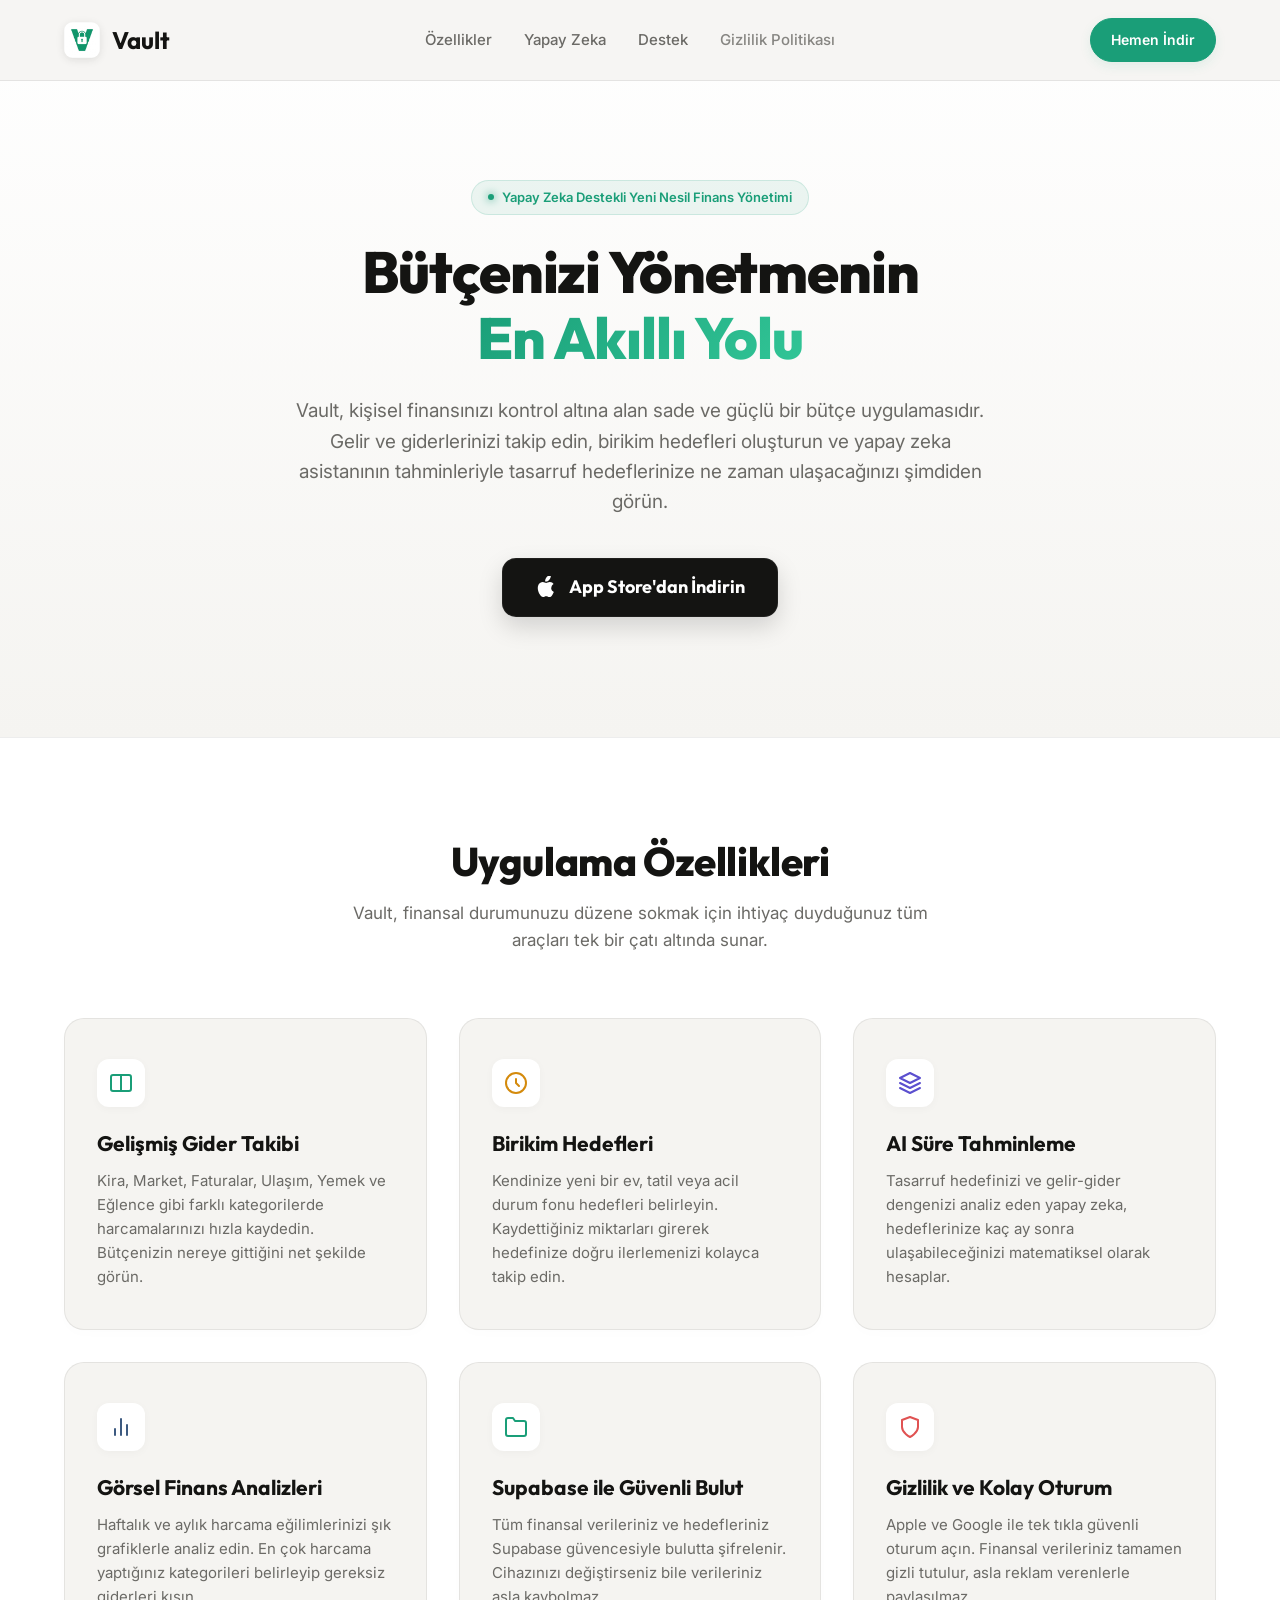
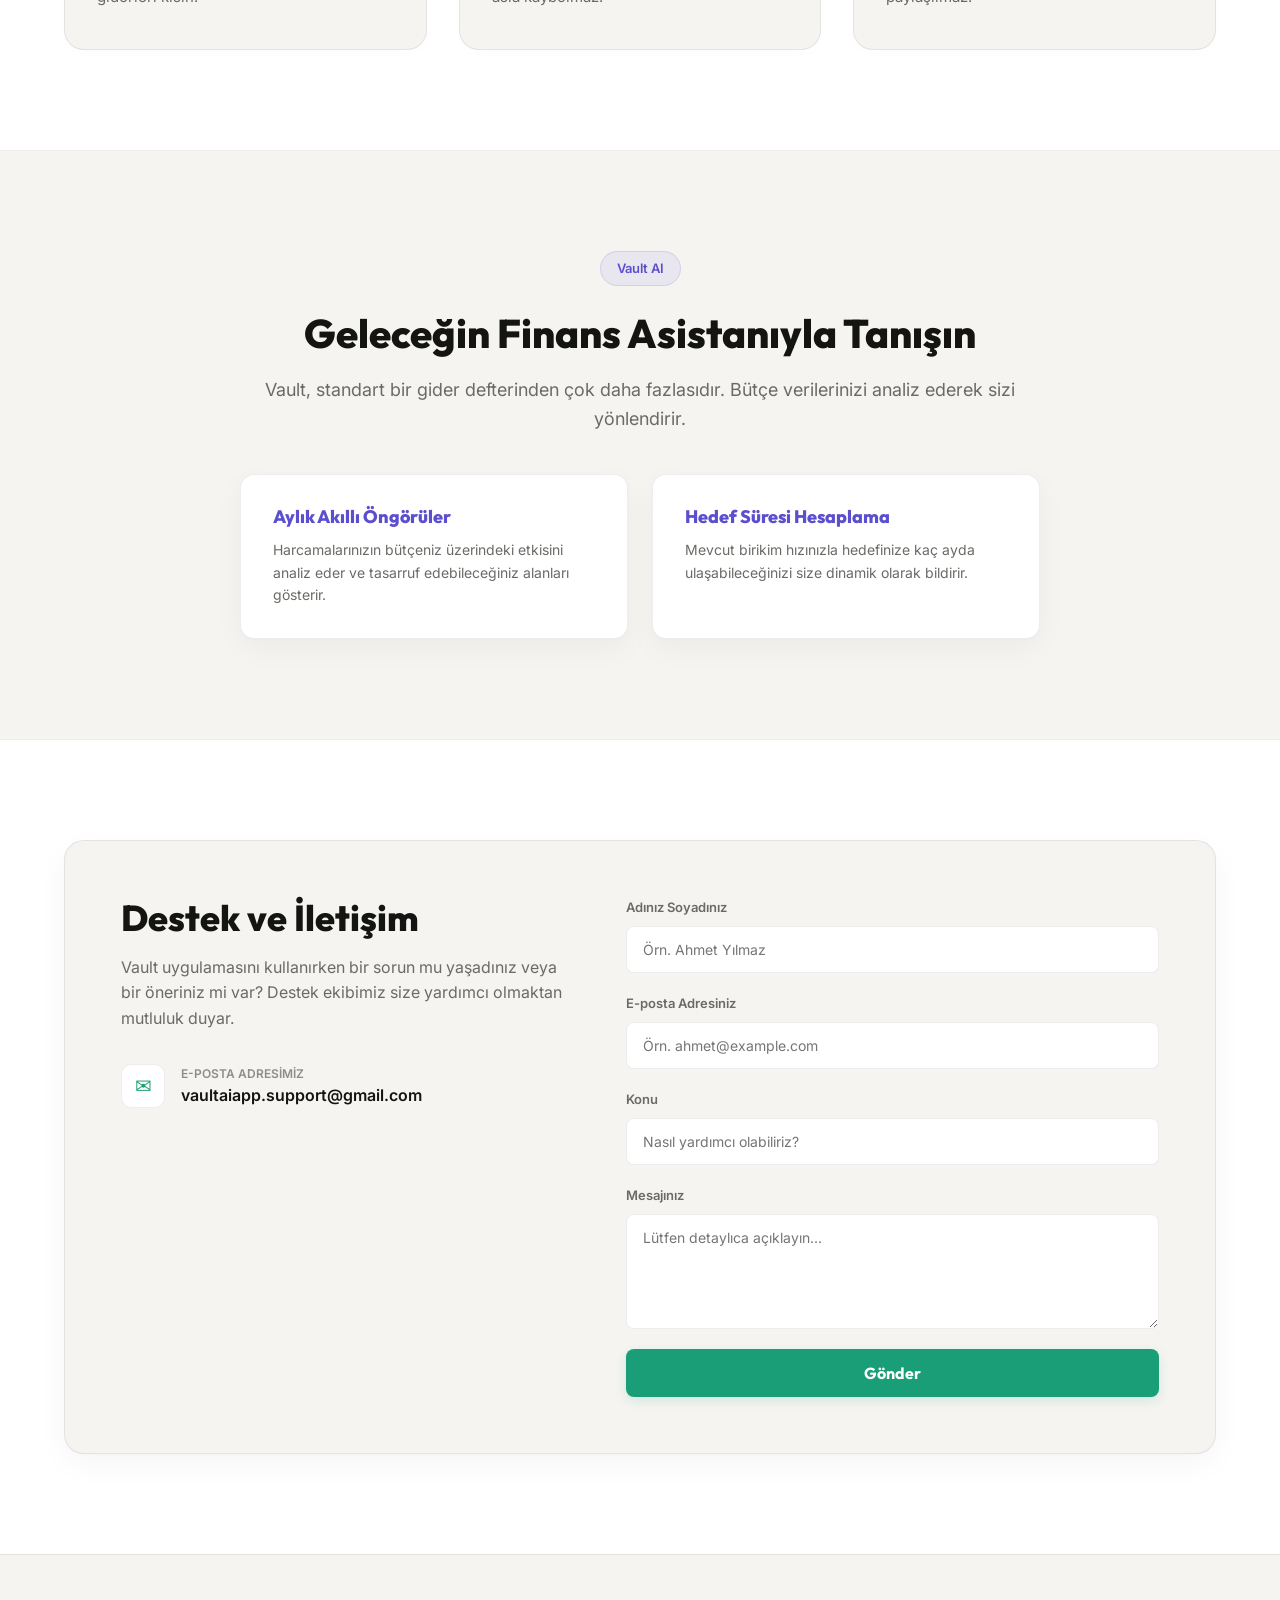
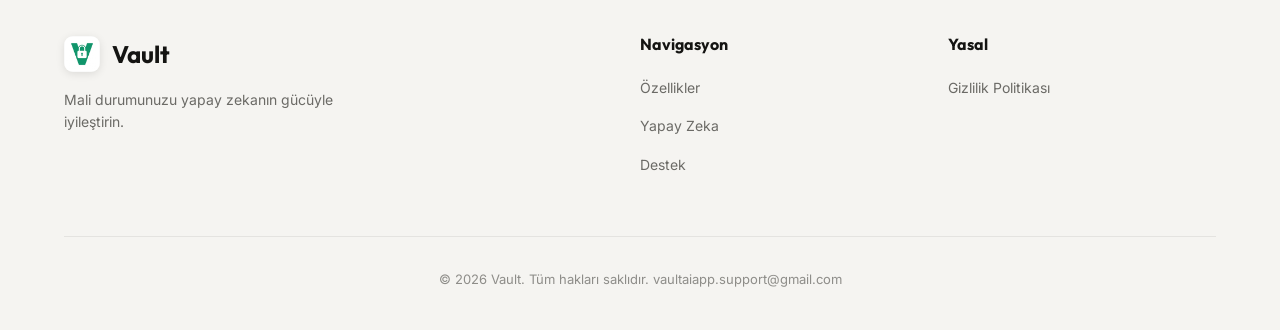
<file: index.html>
<!DOCTYPE html>
<html lang="tr">
<head>
    <meta charset="UTF-8">
    <meta name="viewport" content="width=device-width, initial-scale=1.0">
    <title>Vault - Akıllı Bütçe, Tasarruf ve Yapay Zeka Destekli Finans Asistanı</title>
    <meta name="description" content="Vault ile gelir ve giderlerinizi akıllıca yönetin, finansal hedeflerinize ulaşmak için yapay zeka destekli öngörüler alın. App Store'dan hemen indirin.">
    
    <!-- Open Graph / Facebook -->
    <meta property="og:type" content="website">
    <meta property="og:title" content="Vault - Akıllı Bütçe ve Finans Asistanı">
    <meta property="og:description" content="Gelir ve giderlerinizi akıllıca yönetin, yapay zeka destekli öngörülerle tasarruf hedeflerinize ulaşın.">
    <meta property="og:image" content="icons/icon-512.webp">

    <!-- Twitter -->
    <meta property="twitter:card" content="summary_large_image">
    <meta property="twitter:title" content="Vault - Akıllı Bütçe ve Finans Asistanı">
    <meta property="twitter:description" content="Gelir ve giderlerinizi akıllıca yönetin, yapay zeka destekli öngörülerle tasarruf hedeflerinize ulaşın.">

    <!-- Google Fonts -->
    <link rel="preconnect" href="https://fonts.googleapis.com">
    <link rel="preconnect" href="https://fonts.gstatic.com" crossorigin>
    <link href="https://fonts.googleapis.com/css2?family=Inter:wght@300;400;500;600;700&family=Outfit:wght@400;500;600;700;800&display=swap" rel="stylesheet">
    
    <!-- Stylesheet -->
    <link rel="stylesheet" href="style.css">
</head>
<body>
    <!-- Header / Navbar -->
    <header class="header">
        <div class="container navbar">
            <a href="#" class="logo" id="nav-logo">
                <img src="icons/icon-128.webp" alt="Vault Logo" class="logo-img">
                <span>Vault</span>
            </a>
            <nav class="nav-links">
                <a href="#features">Özellikler</a>
                <a href="#ai-insights">Yapay Zeka</a>
                <a href="#support">Destek</a>
                <a href="privacy.html" class="nav-secondary">Gizlilik Politikası</a>
            </nav>
            <div class="nav-cta">
                <a href="#download" class="btn-nav">Hemen İndir</a>
            </div>
            <button class="mobile-menu-toggle" id="menu-toggle" aria-label="Menüyü Aç">
                <span></span>
                <span></span>
                <span></span>
            </button>
        </div>
    </header>

    <!-- Mobile Nav Overlay -->
    <div class="mobile-nav" id="mobile-nav">
        <a href="#features" class="mobile-nav-link">Özellikler</a>
        <a href="#ai-insights" class="mobile-nav-link">Yapay Zeka</a>
        <a href="#support" class="mobile-nav-link">Destek</a>
        <a href="privacy.html" class="mobile-nav-link">Gizlilik Politikası</a>
        <a href="#download" class="btn-download-mobile">App Store'dan İndir</a>
    </div>

    <!-- Hero Section -->
    <section class="hero-section" id="home">
        <div class="container hero-container-narrow text-center">
            <div class="badge">
                <span class="badge-dot"></span>
                <span>Yapay Zeka Destekli Yeni Nesil Finans Yönetimi</span>
            </div>
            <h1>Bütçenizi Yönetmenin <br><span class="gradient-text">En Akıllı Yolu</span></h1>
            <p class="hero-lead">
                Vault, kişisel finansınızı kontrol altına alan sade ve güçlü bir bütçe uygulamasıdır. Gelir ve giderlerinizi takip edin, birikim hedefleri oluşturun ve yapay zeka asistanının tahminleriyle tasarruf hedeflerinize ne zaman ulaşacağınızı şimdiden görün.
            </p>
            <div class="hero-actions" id="download">
                <!-- App Store Button (Correct Apple Logo SVG) -->
                <a href="https://apps.apple.com/app/id6782376703" class="app-store-btn" target="_blank" rel="noopener noreferrer">
                    <svg class="apple-logo" viewBox="0 0 384 512" width="22" height="22" fill="currentColor">
                        <path d="M318.7 268.7c-.2-36.7 16.4-64.4 50-84.8-18.8-26.9-47.2-41.7-84.7-44.6-35.5-2.8-74.3 20.7-88.5 20.7-15 0-48-20.7-77.5-20.7-39.3 0-78 22-98.3 57.5-41.2 71.6-10.6 177.3 29.5 235 19.5 28 42.5 59.8 73 59.8 28.8 0 39.8-17.5 74.7-17.5s44.8 17.5 74.7 17.5c31 0 51.5-28.7 70.8-56.8 22.4-32.5 31.8-64 32.2-65.7-.8-.4-62.6-24-62.8-95.8zm-50.2-181.8c25.9-30.7 41.8-70.3 35-110.3-33.8 2.5-75 23.5-98.2 51-20.5 24-38.6 63.8-32.3 102.8 37.8 3 76.5-12.8 95.5-43.5z"/>
                    </svg>
                    <span class="btn-maintext">App Store'dan İndirin</span>
                </a>
            </div>
        </div>
    </section>

    <!-- App Features Section -->
    <section class="features-section" id="features">
        <div class="container">
            <div class="section-header text-center">
                <h2>Uygulama Özellikleri</h2>
                <p>Vault, finansal durumunuzu düzene sokmak için ihtiyaç duyduğunuz tüm araçları tek bir çatı altında sunar.</p>
            </div>
            
            <div class="features-grid">
                <!-- Feature 1: Akıllı Bütçe -->
                <div class="feature-card">
                    <div class="feature-icon text-primary">
                        <svg viewBox="0 0 24 24" width="24" height="24" stroke="currentColor" stroke-width="2" fill="none" stroke-linecap="round" stroke-linejoin="round"><rect x="2" y="4" width="20" height="16" rx="2" ry="2"></rect><line x1="12" y1="20" x2="12" y2="4"></line></svg>
                    </div>
                    <h3>Gelişmiş Gider Takibi</h3>
                    <p>Kira, Market, Faturalar, Ulaşım, Yemek ve Eğlence gibi farklı kategorilerde harcamalarınızı hızla kaydedin. Bütçenizin nereye gittiğini net şekilde görün.</p>
                </div>
                
                <!-- Feature 2: Tasarruf Hedefleri -->
                <div class="feature-card">
                    <div class="feature-icon text-orange">
                        <svg viewBox="0 0 24 24" width="24" height="24" stroke="currentColor" stroke-width="2" fill="none" stroke-linecap="round" stroke-linejoin="round"><circle cx="12" cy="12" r="10"></circle><path d="M12 8v4l3 3"></path></svg>
                    </div>
                    <h3>Birikim Hedefleri</h3>
                    <p>Kendinize yeni bir ev, tatil veya acil durum fonu hedefleri belirleyin. Kaydettiğiniz miktarları girerek hedefinize doğru ilerlemenizi kolayca takip edin.</p>
                </div>
                
                <!-- Feature 3: Yapay Zeka Asistanı -->
                <div class="feature-card">
                    <div class="feature-icon text-purple">
                        <svg viewBox="0 0 24 24" width="24" height="24" stroke="currentColor" stroke-width="2" fill="none" stroke-linecap="round" stroke-linejoin="round"><polygon points="12 2 2 7 12 12 22 7 12 2"></polygon><polyline points="2 17 12 22 22 17"></polyline><polyline points="2 12 12 17 22 12"></polyline></svg>
                    </div>
                    <h3>AI Süre Tahminleme</h3>
                    <p>Tasarruf hedefinizi ve gelir-gider dengenizi analiz eden yapay zeka, hedeflerinize kaç ay sonra ulaşabileceğinizi matematiksel olarak hesaplar.</p>
                </div>

                <!-- Feature 4: Detaylı Raporlar -->
                <div class="feature-card">
                    <div class="feature-icon text-blue">
                        <svg viewBox="0 0 24 24" width="24" height="24" stroke="currentColor" stroke-width="2" fill="none" stroke-linecap="round" stroke-linejoin="round"><line x1="18" y1="20" x2="18" y2="10"></line><line x1="12" y1="20" x2="12" y2="4"></line><line x1="6" y1="20" x2="6" y2="14"></line></svg>
                    </div>
                    <h3>Görsel Finans Analizleri</h3>
                    <p>Haftalık ve aylık harcama eğilimlerinizi şık grafiklerle analiz edin. En çok harcama yaptığınız kategorileri belirleyip gereksiz giderleri kısın.</p>
                </div>

                <!-- Feature 5: Bulut Eşitleme -->
                <div class="feature-card">
                    <div class="feature-icon text-primary">
                        <svg viewBox="0 0 24 24" width="24" height="24" stroke="currentColor" stroke-width="2" fill="none" stroke-linecap="round" stroke-linejoin="round"><path d="M22 19a2 2 0 0 1-2 2H4a2 2 0 0 1-2-2V5a2 2 0 0 1 2-2h5l2 3h9a2 2 0 0 1 2 2z"></path></svg>
                    </div>
                    <h3>Supabase ile Güvenli Bulut</h3>
                    <p>Tüm finansal verileriniz ve hedefleriniz Supabase güvencesiyle bulutta şifrelenir. Cihazınızı değiştirseniz bile verileriniz asla kaybolmaz.</p>
                </div>

                <!-- Feature 6: Hızlı ve Kolay Giriş -->
                <div class="feature-card">
                    <div class="feature-icon text-red">
                        <svg viewBox="0 0 24 24" width="24" height="24" stroke="currentColor" stroke-width="2" fill="none" stroke-linecap="round" stroke-linejoin="round"><path d="M12 22s8-4 8-10V5l-8-3-8 3v7c0 6 8 10 8 10z"></path></svg>
                    </div>
                    <h3>Gizlilik ve Kolay Oturum</h3>
                    <p>Apple ve Google ile tek tıkla güvenli oturum açın. Finansal verileriniz tamamen gizli tutulur, asla reklam verenlerle paylaşılmaz.</p>
                </div>
            </div>
        </div>
    </section>

    <!-- AI & Insights Highlight Section -->
    <section class="ai-section" id="ai-insights">
        <div class="container ai-grid-text">
            <div class="ai-highlight-text text-center">
                <div class="badge badge-ai">
                    <span>Vault AI</span>
                </div>
                <h2>Geleceğin Finans Asistanıyla Tanışın</h2>
                <p class="ai-lead">
                    Vault, standart bir gider defterinden çok daha fazlasıdır. Bütçe verilerinizi analiz ederek sizi yönlendirir.
                </p>
                <div class="ai-info-cards">
                    <div class="ai-info-box">
                        <h4>Aylık Akıllı Öngörüler</h4>
                        <p>Harcamalarınızın bütçeniz üzerindeki etkisini analiz eder ve tasarruf edebileceğiniz alanları gösterir.</p>
                    </div>
                    <div class="ai-info-box">
                        <h4>Hedef Süresi Hesaplama</h4>
                        <p>Mevcut birikim hızınızla hedefinize kaç ayda ulaşabileceğinizi size dinamik olarak bildirir.</p>
                    </div>
                </div>
            </div>
        </div>
    </section>

    <!-- Support / Contact Section -->
    <section class="support-section" id="support">
        <div class="container">
            <div class="support-box">
                <div class="support-info">
                    <h2>Destek ve İletişim</h2>
                    <p>Vault uygulamasını kullanırken bir sorun mu yaşadınız veya bir öneriniz mi var? Destek ekibimiz size yardımcı olmaktan mutluluk duyar.</p>
                    <div class="contact-details">
                        <div class="contact-item">
                            <span class="contact-icon">✉</span>
                            <div>
                                <span class="contact-label">E-posta Adresimiz</span>
                                <a href="mailto:vaultaiapp.support@gmail.com" class="contact-link">vaultaiapp.support@gmail.com</a>
                            </div>
                        </div>
                    </div>
                </div>
                <div class="support-form-container">
                    <form id="contact-form" class="support-form">
                        <div class="form-group">
                            <label for="name">Adınız Soyadınız</label>
                            <input type="text" id="name" required placeholder="Örn. Ahmet Yılmaz">
                        </div>
                        <div class="form-group">
                            <label for="email">E-posta Adresiniz</label>
                            <input type="email" id="email" required placeholder="Örn. ahmet@example.com">
                        </div>
                        <div class="form-group">
                            <label for="subject">Konu</label>
                            <input type="text" id="subject" required placeholder="Nasıl yardımcı olabiliriz?">
                        </div>
                        <div class="form-group">
                            <label for="message">Mesajınız</label>
                            <textarea id="message" required rows="5" placeholder="Lütfen detaylıca açıklayın..."></textarea>
                        </div>
                        <button type="submit" class="btn-submit" id="submit-btn">Gönder</button>
                    </form>
                    <div id="form-success" class="form-success-message" style="display: none;">
                        <span class="success-icon">✓</span>
                        <h3>Mesajınız Alındı!</h3>
                        <p>Bizimle iletişime geçtiğiniz için teşekkür ederiz. Destek ekibimiz en kısa sürede (genellikle 24 saat içinde) size geri dönüş yapacaktır.</p>
                    </div>
                </div>
            </div>
        </div>
    </section>

    <!-- Footer -->
    <footer class="footer">
        <div class="container">
            <div class="footer-grid">
                <div class="footer-brand">
                    <div class="logo">
                        <img src="icons/icon-128.webp" alt="Vault Logo" class="logo-img">
                        <span>Vault</span>
                    </div>
                    <p>Mali durumunuzu yapay zekanın gücüyle iyileştirin.</p>
                </div>
                <div class="footer-links">
                    <h4>Navigasyon</h4>
                    <a href="#features">Özellikler</a>
                    <a href="#ai-insights">Yapay Zeka</a>
                    <a href="#support">Destek</a>
                </div>
                <div class="footer-links">
                    <h4>Yasal</h4>
                    <a href="privacy.html">Gizlilik Politikası</a>
                </div>
            </div>
            <div class="footer-bottom">
                <p>&copy; 2026 Vault. Tüm hakları saklıdır. vaultaiapp.support@gmail.com</p>
            </div>
        </div>
    </footer>

    <!-- Script -->
    <script src="script.js"></script>
</body>
</html>
</file>
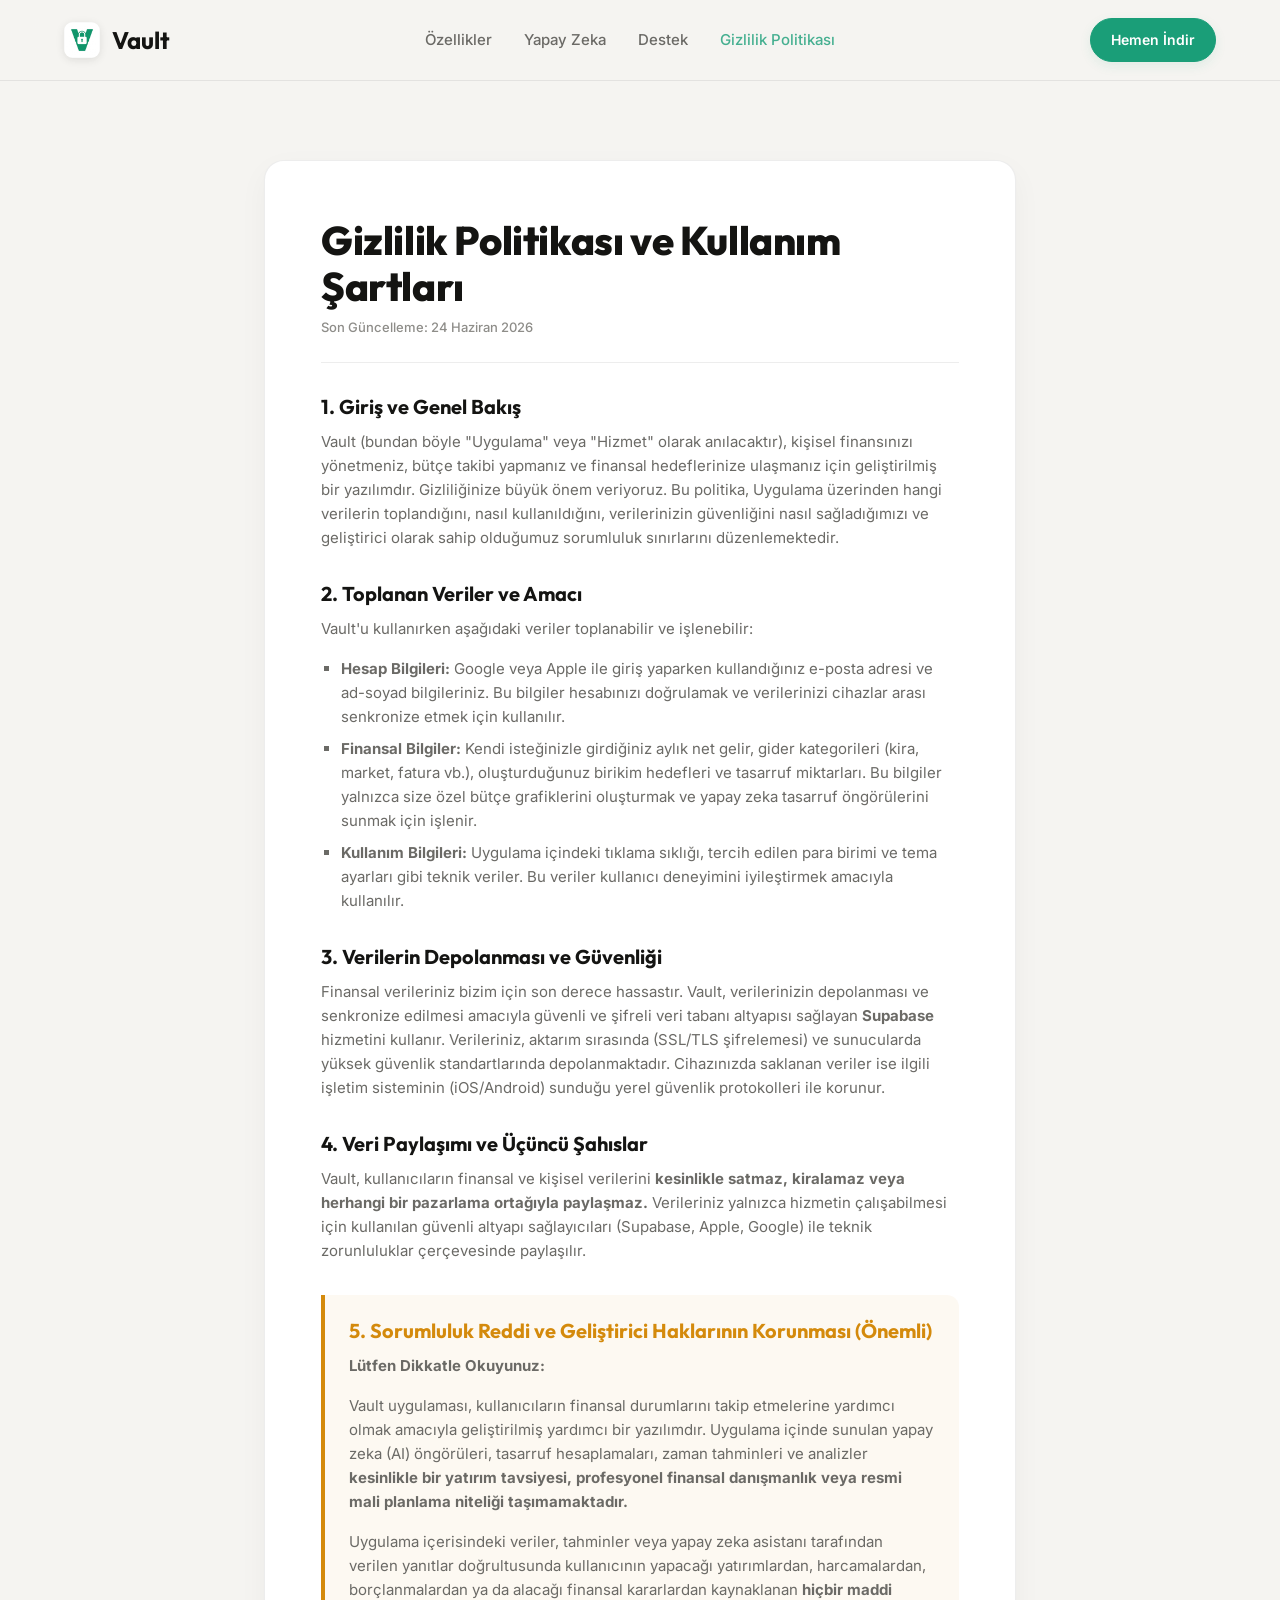
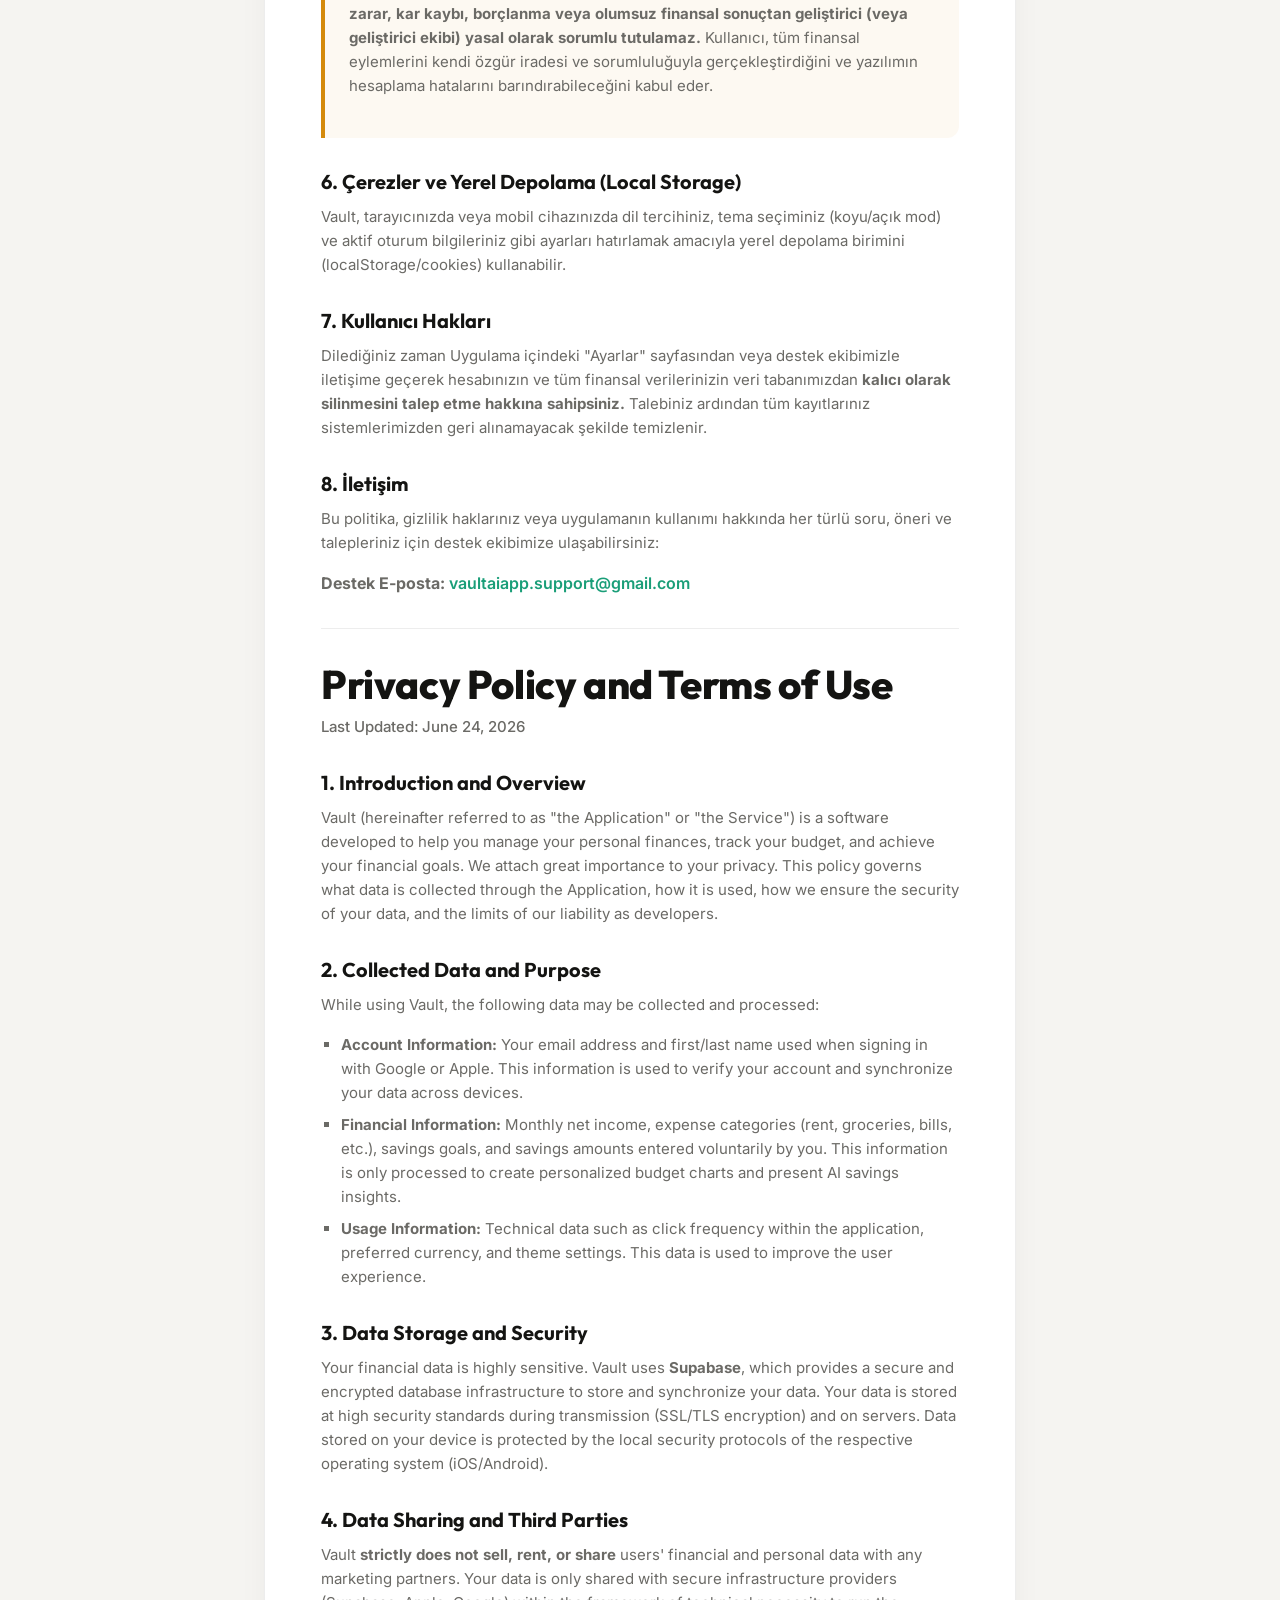
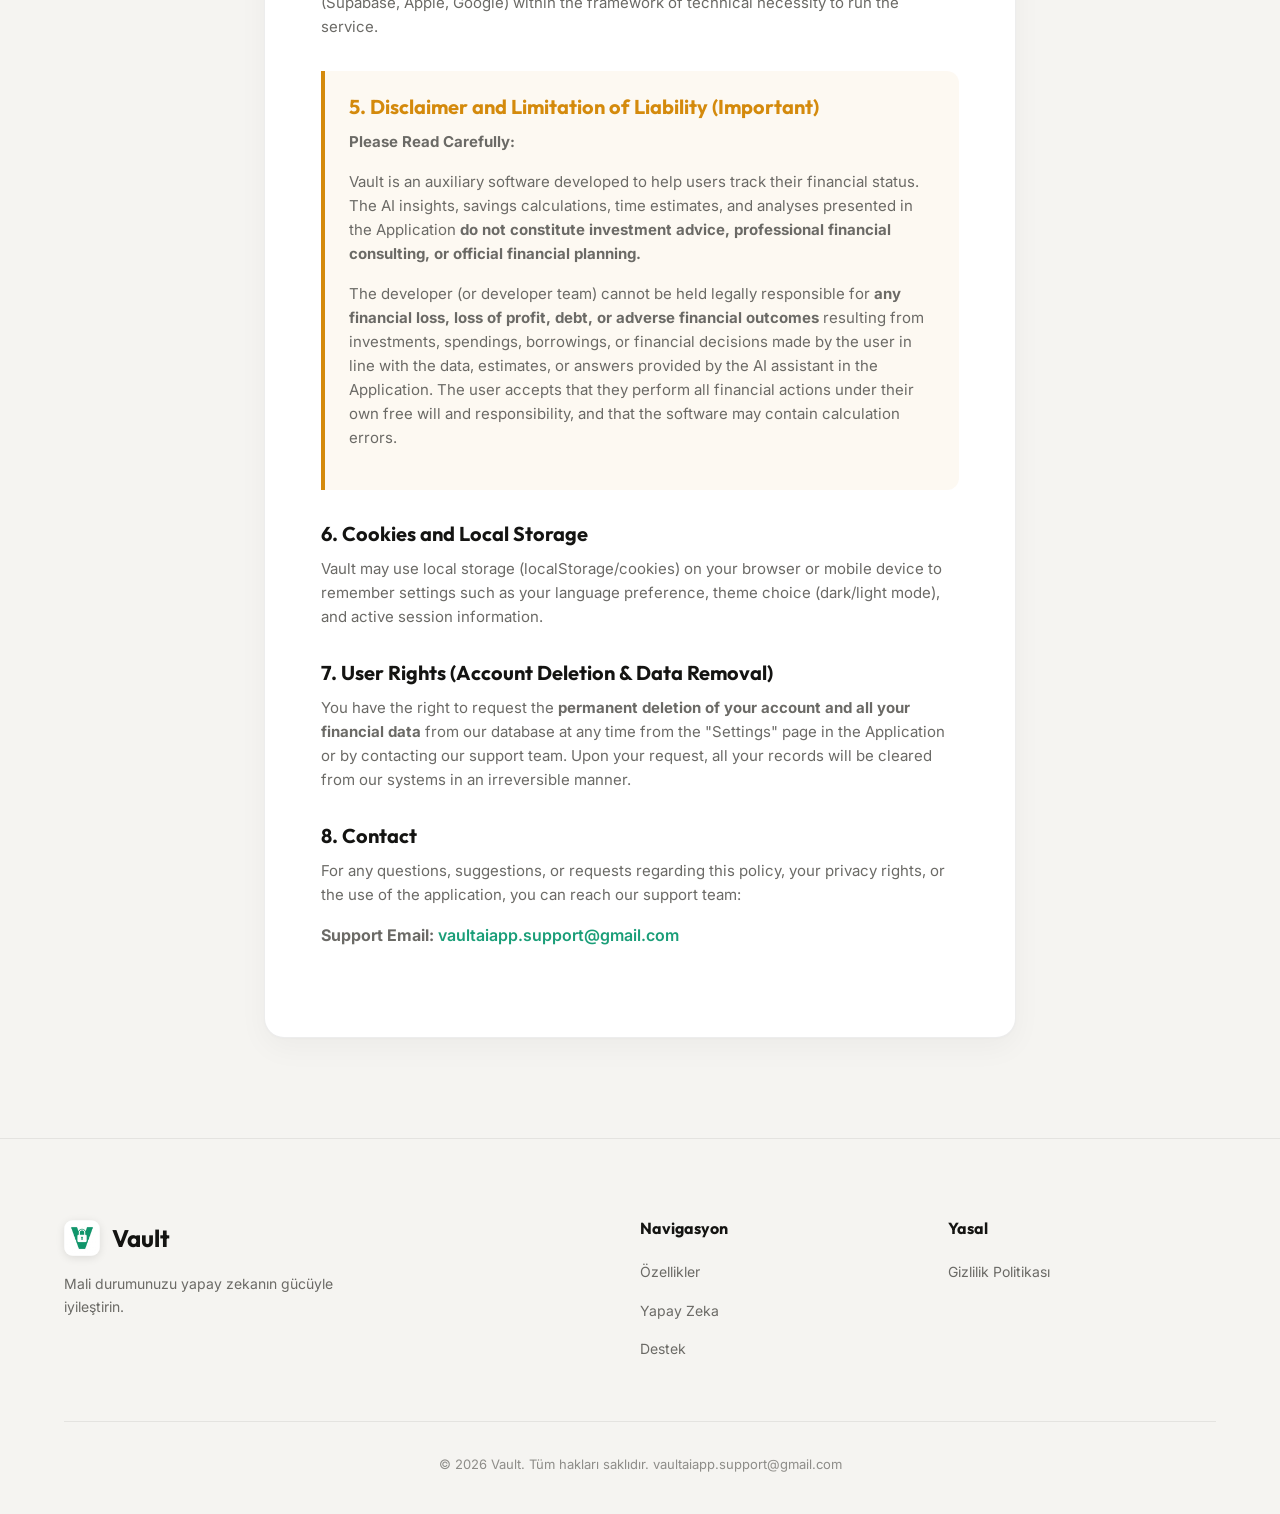
<file: privacy.html>
<!DOCTYPE html>
<html lang="tr">
<head>
    <meta charset="UTF-8">
    <meta name="viewport" content="width=device-width, initial-scale=1.0">
    <title>Vault - Gizlilik Politikası ve Kullanım Koşulları</title>
    <meta name="description" content="Vault uygulaması gizlilik politikası ve yasal şartlar. Kişisel verilerinizin nasıl korunduğunu öğrenin.">
    
    <!-- Google Fonts -->
    <link rel="preconnect" href="https://fonts.googleapis.com">
    <link rel="preconnect" href="https://fonts.gstatic.com" crossorigin>
    <link href="https://fonts.googleapis.com/css2?family=Inter:wght@300;400;500;600;700&family=Outfit:wght@400;500;600;700;800&display=swap" rel="stylesheet">
    
    <!-- Stylesheet -->
    <link rel="stylesheet" href="style.css">
</head>
<body>
    <!-- Background Gradients -->
    <div class="bg-glow bg-glow-1"></div>
    <div class="bg-glow bg-glow-2"></div>

    <!-- Header / Navbar -->
    <header class="header">
        <div class="container navbar">
            <a href="index.html" class="logo">
                <img src="icons/icon-128.webp" alt="Vault Logo" class="logo-img">
                <span>Vault</span>
            </a>
            <nav class="nav-links">
                <a href="index.html#features">Özellikler</a>
                <a href="index.html#ai-insights">Yapay Zeka</a>
                <a href="index.html#support">Destek</a>
                <a href="privacy.html" class="nav-secondary active">Gizlilik Politikası</a>
            </nav>
            <div class="nav-cta">
                <a href="index.html#download" class="btn-nav">Hemen İndir</a>
            </div>
        </div>
    </header>

    <!-- Privacy Content Section -->
    <section class="privacy-section">
        <div class="container container-narrow">
            <div class="privacy-card">
                <h1>Gizlilik Politikası ve Kullanım Şartları</h1>
                <p class="last-updated">Son Güncelleme: 24 Haziran 2026</p>
                
                <hr class="divider">

                <div class="policy-block">
                    <h2>1. Giriş ve Genel Bakış</h2>
                    <p>
                        Vault (bundan böyle "Uygulama" veya "Hizmet" olarak anılacaktır), kişisel finansınızı yönetmeniz, bütçe takibi yapmanız ve finansal hedeflerinize ulaşmanız için geliştirilmiş bir yazılımdır. Gizliliğinize büyük önem veriyoruz. Bu politika, Uygulama üzerinden hangi verilerin toplandığını, nasıl kullanıldığını, verilerinizin güvenliğini nasıl sağladığımızı ve geliştirici olarak sahip olduğumuz sorumluluk sınırlarını düzenlemektedir.
                    </p>
                </div>

                <div class="policy-block">
                    <h2>2. Toplanan Veriler ve Amacı</h2>
                    <p>
                        Vault'u kullanırken aşağıdaki veriler toplanabilir ve işlenebilir:
                    </p>
                    <ul>
                        <li><strong>Hesap Bilgileri:</strong> Google veya Apple ile giriş yaparken kullandığınız e-posta adresi ve ad-soyad bilgileriniz. Bu bilgiler hesabınızı doğrulamak ve verilerinizi cihazlar arası senkronize etmek için kullanılır.</li>
                        <li><strong>Finansal Bilgiler:</strong> Kendi isteğinizle girdiğiniz aylık net gelir, gider kategorileri (kira, market, fatura vb.), oluşturduğunuz birikim hedefleri ve tasarruf miktarları. Bu bilgiler yalnızca size özel bütçe grafiklerini oluşturmak ve yapay zeka tasarruf öngörülerini sunmak için işlenir.</li>
                        <li><strong>Kullanım Bilgileri:</strong> Uygulama içindeki tıklama sıklığı, tercih edilen para birimi ve tema ayarları gibi teknik veriler. Bu veriler kullanıcı deneyimini iyileştirmek amacıyla kullanılır.</li>
                    </ul>
                </div>

                <div class="policy-block">
                    <h2>3. Verilerin Depolanması ve Güvenliği</h2>
                    <p>
                        Finansal verileriniz bizim için son derece hassastır. Vault, verilerinizin depolanması ve senkronize edilmesi amacıyla güvenli ve şifreli veri tabanı altyapısı sağlayan <strong>Supabase</strong> hizmetini kullanır. Verileriniz, aktarım sırasında (SSL/TLS şifrelemesi) ve sunucularda yüksek güvenlik standartlarında depolanmaktadır. Cihazınızda saklanan veriler ise ilgili işletim sisteminin (iOS/Android) sunduğu yerel güvenlik protokolleri ile korunur.
                    </p>
                </div>

                <div class="policy-block">
                    <h2>4. Veri Paylaşımı ve Üçüncü Şahıslar</h2>
                    <p>
                        Vault, kullanıcıların finansal ve kişisel verilerini <strong>kesinlikle satmaz, kiralamaz veya herhangi bir pazarlama ortağıyla paylaşmaz.</strong> Verileriniz yalnızca hizmetin çalışabilmesi için kullanılan güvenli altyapı sağlayıcıları (Supabase, Apple, Google) ile teknik zorunluluklar çerçevesinde paylaşılır.
                    </p>
                </div>

                <div class="policy-block warning-block">
                    <h2>5. Sorumluluk Reddi ve Geliştirici Haklarının Korunması (Önemli)</h2>
                    <p>
                        <strong>Lütfen Dikkatle Okuyunuz:</strong>
                    </p>
                    <p>
                        Vault uygulaması, kullanıcıların finansal durumlarını takip etmelerine yardımcı olmak amacıyla geliştirilmiş yardımcı bir yazılımdır. Uygulama içinde sunulan yapay zeka (AI) öngörüleri, tasarruf hesaplamaları, zaman tahminleri ve analizler <strong>kesinlikle bir yatırım tavsiyesi, profesyonel finansal danışmanlık veya resmi mali planlama niteliği taşımamaktadır.</strong>
                    </p>
                    <p>
                        Uygulama içerisindeki veriler, tahminler veya yapay zeka asistanı tarafından verilen yanıtlar doğrultusunda kullanıcının yapacağı yatırımlardan, harcamalardan, borçlanmalardan ya da alacağı finansal kararlardan kaynaklanan <strong>hiçbir maddi zarar, kar kaybı, borçlanma veya olumsuz finansal sonuçtan geliştirici (veya geliştirici ekibi) yasal olarak sorumlu tutulamaz.</strong> Kullanıcı, tüm finansal eylemlerini kendi özgür iradesi ve sorumluluğuyla gerçekleştirdiğini ve yazılımın hesaplama hatalarını barındırabileceğini kabul eder.
                    </p>
                </div>

                <div class="policy-block">
                    <h2>6. Çerezler ve Yerel Depolama (Local Storage)</h2>
                    <p>
                        Vault, tarayıcınızda veya mobil cihazınızda dil tercihiniz, tema seçiminiz (koyu/açık mod) ve aktif oturum bilgileriniz gibi ayarları hatırlamak amacıyla yerel depolama birimini (localStorage/cookies) kullanabilir.
                    </p>
                </div>

                <div class="policy-block">
                    <h2>7. Kullanıcı Hakları</h2>
                    <p>
                        Dilediğiniz zaman Uygulama içindeki "Ayarlar" sayfasından veya destek ekibimizle iletişime geçerek hesabınızın ve tüm finansal verilerinizin veri tabanımızdan <strong>kalıcı olarak silinmesini talep etme hakkına sahipsiniz.</strong> Talebiniz ardından tüm kayıtlarınız sistemlerimizden geri alınamayacak şekilde temizlenir.
                    </p>
                </div>

                <div class="policy-block">
                    <h2>8. İletişim</h2>
                    <p>
                        Bu politika, gizlilik haklarınız veya uygulamanın kullanımı hakkında her türlü soru, öneri ve talepleriniz için destek ekibimize ulaşabilirsiniz:
                    </p>
                    <p class="contact-email">
                        <strong>Destek E-posta:</strong> <a href="mailto:vaultaiapp.support@gmail.com">vaultaiapp.support@gmail.com</a>
                    </p>
                </div>

                <hr class="divider">

                <!-- English Version -->
                <div class="policy-block">
                    <h1>Privacy Policy and Terms of Use</h1>
                    <p class="last-updated">Last Updated: June 24, 2026</p>
                </div>

                <div class="policy-block">
                    <h2>1. Introduction and Overview</h2>
                    <p>
                        Vault (hereinafter referred to as "the Application" or "the Service") is a software developed to help you manage your personal finances, track your budget, and achieve your financial goals. We attach great importance to your privacy. This policy governs what data is collected through the Application, how it is used, how we ensure the security of your data, and the limits of our liability as developers.
                    </p>
                </div>

                <div class="policy-block">
                    <h2>2. Collected Data and Purpose</h2>
                    <p>
                        While using Vault, the following data may be collected and processed:
                    </p>
                    <ul>
                        <li><strong>Account Information:</strong> Your email address and first/last name used when signing in with Google or Apple. This information is used to verify your account and synchronize your data across devices.</li>
                        <li><strong>Financial Information:</strong> Monthly net income, expense categories (rent, groceries, bills, etc.), savings goals, and savings amounts entered voluntarily by you. This information is only processed to create personalized budget charts and present AI savings insights.</li>
                        <li><strong>Usage Information:</strong> Technical data such as click frequency within the application, preferred currency, and theme settings. This data is used to improve the user experience.</li>
                    </ul>
                </div>

                <div class="policy-block">
                    <h2>3. Data Storage and Security</h2>
                    <p>
                        Your financial data is highly sensitive. Vault uses <strong>Supabase</strong>, which provides a secure and encrypted database infrastructure to store and synchronize your data. Your data is stored at high security standards during transmission (SSL/TLS encryption) and on servers. Data stored on your device is protected by the local security protocols of the respective operating system (iOS/Android).
                    </p>
                </div>

                <div class="policy-block">
                    <h2>4. Data Sharing and Third Parties</h2>
                    <p>
                        Vault <strong>strictly does not sell, rent, or share</strong> users' financial and personal data with any marketing partners. Your data is only shared with secure infrastructure providers (Supabase, Apple, Google) within the framework of technical necessity to run the service.
                    </p>
                </div>

                <div class="policy-block warning-block">
                    <h2>5. Disclaimer and Limitation of Liability (Important)</h2>
                    <p>
                        <strong>Please Read Carefully:</strong>
                    </p>
                    <p>
                        Vault is an auxiliary software developed to help users track their financial status. The AI insights, savings calculations, time estimates, and analyses presented in the Application <strong>do not constitute investment advice, professional financial consulting, or official financial planning.</strong>
                    </p>
                    <p>
                        The developer (or developer team) cannot be held legally responsible for <strong>any financial loss, loss of profit, debt, or adverse financial outcomes</strong> resulting from investments, spendings, borrowings, or financial decisions made by the user in line with the data, estimates, or answers provided by the AI assistant in the Application. The user accepts that they perform all financial actions under their own free will and responsibility, and that the software may contain calculation errors.
                    </p>
                </div>

                <div class="policy-block">
                    <h2>6. Cookies and Local Storage</h2>
                    <p>
                        Vault may use local storage (localStorage/cookies) on your browser or mobile device to remember settings such as your language preference, theme choice (dark/light mode), and active session information.
                    </p>
                </div>

                <div class="policy-block">
                    <h2>7. User Rights (Account Deletion & Data Removal)</h2>
                    <p>
                        You have the right to request the <strong>permanent deletion of your account and all your financial data</strong> from our database at any time from the "Settings" page in the Application or by contacting our support team. Upon your request, all your records will be cleared from our systems in an irreversible manner.
                    </p>
                </div>

                <div class="policy-block">
                    <h2>8. Contact</h2>
                    <p>
                        For any questions, suggestions, or requests regarding this policy, your privacy rights, or the use of the application, you can reach our support team:
                    </p>
                    <p class="contact-email">
                        <strong>Support Email:</strong> <a href="mailto:vaultaiapp.support@gmail.com">vaultaiapp.support@gmail.com</a>
                    </p>
                </div>
            </div>
        </div>
    </section>

    <!-- Footer -->
    <footer class="footer">
        <div class="container">
            <div class="footer-grid">
                <div class="footer-brand">
                    <div class="logo">
                        <img src="icons/icon-128.webp" alt="Vault Logo" class="logo-img">
                        <span>Vault</span>
                    </div>
                    <p>Mali durumunuzu yapay zekanın gücüyle iyileştirin.</p>
                </div>
                <div class="footer-links">
                    <h4>Navigasyon</h4>
                    <a href="index.html#features">Özellikler</a>
                    <a href="index.html#ai-insights">Yapay Zeka</a>
                    <a href="index.html#support">Destek</a>
                </div>
                <div class="footer-links">
                    <h4>Yasal</h4>
                    <a href="privacy.html">Gizlilik Politikası</a>
                </div>
            </div>
            <div class="footer-bottom">
                <p>&copy; 2026 Vault. Tüm hakları saklıdır. vaultaiapp.support@gmail.com</p>
            </div>
        </div>
    </footer>
</body>
</html>
</file>
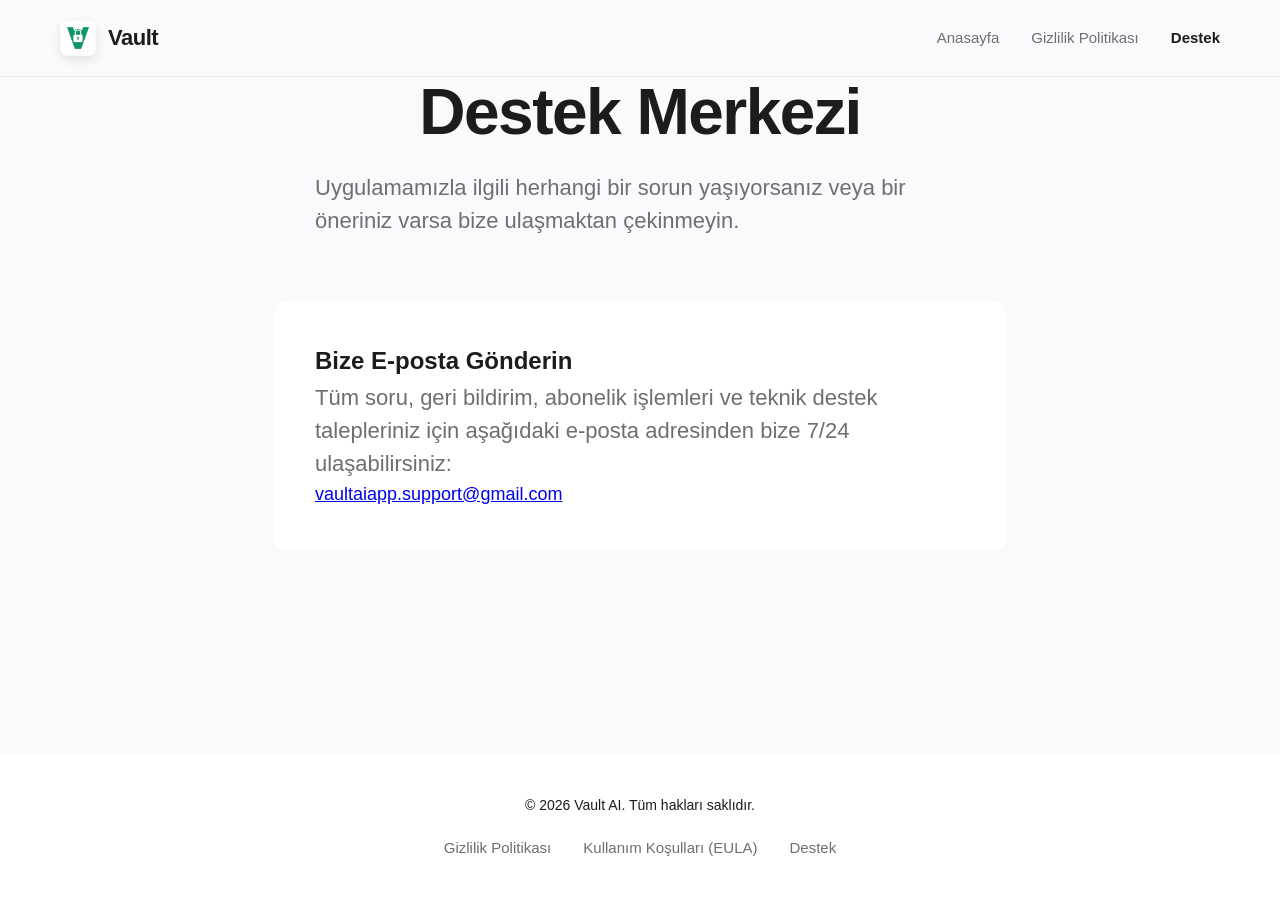
<file: support.html>
<!DOCTYPE html>
<html lang="tr">
<head>
    <meta charset="UTF-8">
    <meta name="viewport" content="width=device-width, initial-scale=1.0">
    <title>Destek - Vault AI</title>
    <link rel="stylesheet" href="styles.css">
</head>
<body>
    <nav>
        <a href="index.html" class="logo">
            <img src="logo.png" alt="Vault Logo">
            Vault
        </a>
        <div class="nav-links">
            <a href="index.html">Anasayfa</a>
            <a href="privacy.html">Gizlilik Politikası</a>
            <a href="support.html" class="active">Destek</a>
        </div>
    </nav>

    <main class="hero">
        <h1>Destek Merkezi</h1>
        <p>Uygulamamızla ilgili herhangi bir sorun yaşıyorsanız veya bir öneriniz varsa bize ulaşmaktan çekinmeyin.</p>
        
        <div style="background-color: var(--surface); padding: 40px; border-radius: 12px; margin-top: 40px; border: 1px solid rgba(255,255,255,0.1);">
            <h2 style="margin-top: 0;">Bize E-posta Gönderin</h2>
            <p>Tüm soru, geri bildirim, abonelik işlemleri ve teknik destek talepleriniz için aşağıdaki e-posta adresinden bize 7/24 ulaşabilirsiniz:</p>
            <a href="mailto:vaultaiapp.support@gmail.com" class="btn" style="font-size: 18px;">vaultaiapp.support@gmail.com</a>
        </div>
    </main>

    <footer style="margin-top: auto;">
        <p style="font-size: 14px;">&copy; 2026 Vault AI. Tüm hakları saklıdır.</p>
        <div class="footer-links">
            <a href="privacy.html">Gizlilik Politikası</a>
            <a href="terms.html">Kullanım Koşulları (EULA)</a>
            <a href="support.html">Destek</a>
        </div>
    </footer>
</body>
</html>
</file>
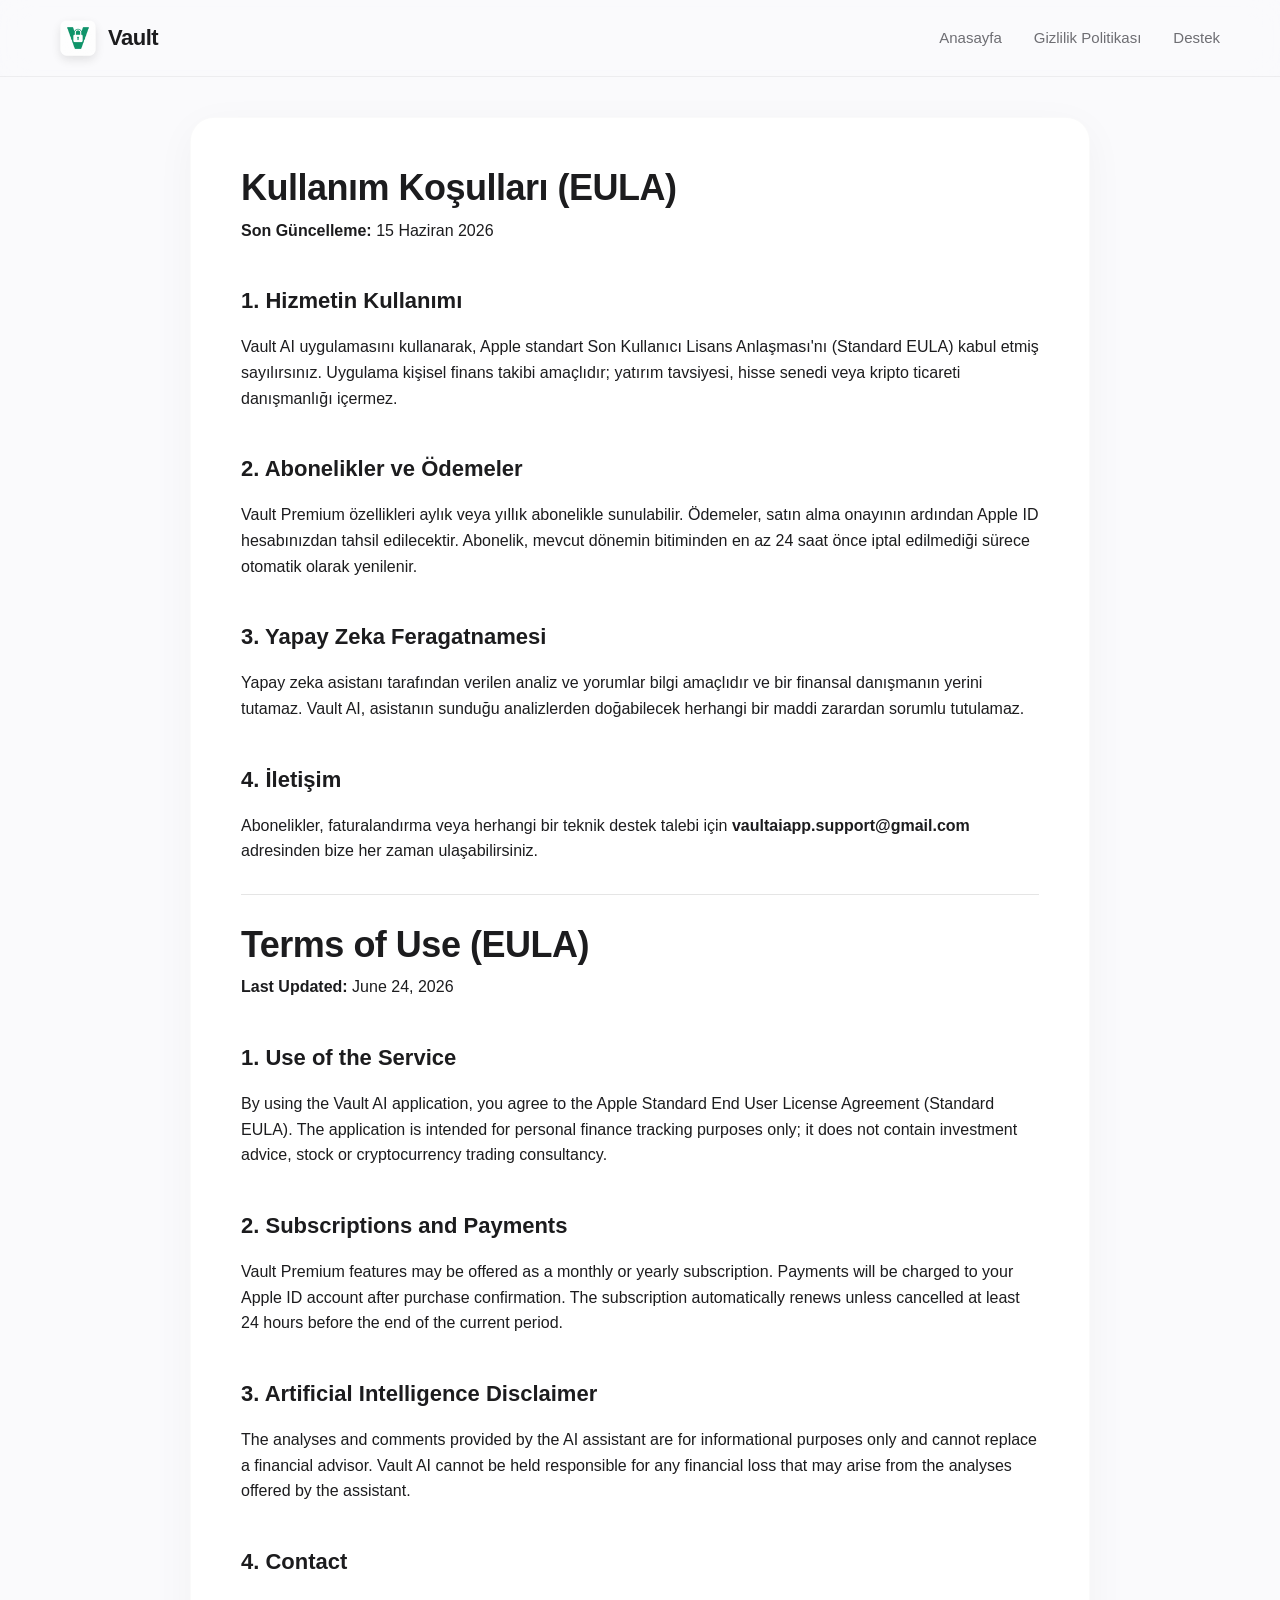
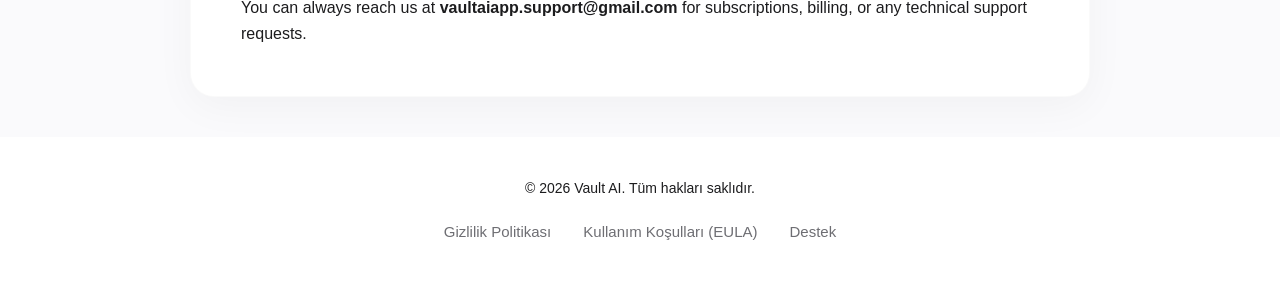
<file: terms.html>
<!DOCTYPE html>
<html lang="tr">
<head>
    <meta charset="UTF-8">
    <meta name="viewport" content="width=device-width, initial-scale=1.0">
    <title>Kullanım Koşulları (EULA) - Vault AI</title>
    <link rel="stylesheet" href="styles.css">
</head>
<body>
    <nav>
        <a href="index.html" class="logo">
            <img src="logo.png" alt="Vault Logo">
            Vault
        </a>
        <div class="nav-links">
            <a href="index.html">Anasayfa</a>
            <a href="privacy.html">Gizlilik Politikası</a>
            <a href="support.html">Destek</a>
        </div>
    </nav>

    <main>
        <div class="content-box">
            <h1>Kullanım Koşulları (EULA)</h1>
            <p><strong>Son Güncelleme:</strong> 15 Haziran 2026</p>
        
        <h2>1. Hizmetin Kullanımı</h2>
        <p>Vault AI uygulamasını kullanarak, Apple standart Son Kullanıcı Lisans Anlaşması'nı (Standard EULA) kabul etmiş sayılırsınız. Uygulama kişisel finans takibi amaçlıdır; yatırım tavsiyesi, hisse senedi veya kripto ticareti danışmanlığı içermez.</p>

        <h2>2. Abonelikler ve Ödemeler</h2>
        <p>Vault Premium özellikleri aylık veya yıllık abonelikle sunulabilir. Ödemeler, satın alma onayının ardından Apple ID hesabınızdan tahsil edilecektir. Abonelik, mevcut dönemin bitiminden en az 24 saat önce iptal edilmediği sürece otomatik olarak yenilenir.</p>

        <h2>3. Yapay Zeka Feragatnamesi</h2>
        <p>Yapay zeka asistanı tarafından verilen analiz ve yorumlar bilgi amaçlıdır ve bir finansal danışmanın yerini tutamaz. Vault AI, asistanın sunduğu analizlerden doğabilecek herhangi bir maddi zarardan sorumlu tutulamaz.</p>

            <h2>4. İletişim</h2>
            <p>Abonelikler, faturalandırma veya herhangi bir teknik destek talebi için <strong>vaultaiapp.support@gmail.com</strong> adresinden bize her zaman ulaşabilirsiniz.</p>
            
            <hr style="border: 0; height: 1px; background: rgba(0,0,0,0.1); margin: 30px 0;">

            <!-- English Version -->
            <h1>Terms of Use (EULA)</h1>
            <p><strong>Last Updated:</strong> June 24, 2026</p>
        
            <h2>1. Use of the Service</h2>
            <p>By using the Vault AI application, you agree to the Apple Standard End User License Agreement (Standard EULA). The application is intended for personal finance tracking purposes only; it does not contain investment advice, stock or cryptocurrency trading consultancy.</p>

            <h2>2. Subscriptions and Payments</h2>
            <p>Vault Premium features may be offered as a monthly or yearly subscription. Payments will be charged to your Apple ID account after purchase confirmation. The subscription automatically renews unless cancelled at least 24 hours before the end of the current period.</p>

            <h2>3. Artificial Intelligence Disclaimer</h2>
            <p>The analyses and comments provided by the AI assistant are for informational purposes only and cannot replace a financial advisor. Vault AI cannot be held responsible for any financial loss that may arise from the analyses offered by the assistant.</p>

            <h2>4. Contact</h2>
            <p>You can always reach us at <strong>vaultaiapp.support@gmail.com</strong> for subscriptions, billing, or any technical support requests.</p>
        </div>
    </main>

    <footer>
        <p style="font-size: 14px;">&copy; 2026 Vault AI. Tüm hakları saklıdır.</p>
        <div class="footer-links">
            <a href="privacy.html">Gizlilik Politikası</a>
            <a href="terms.html">Kullanım Koşulları (EULA)</a>
            <a href="support.html">Destek</a>
        </div>
    </footer>
</body>
</html>
</file>
<file: style.css>
/* Global CSS Variables & Theme Setup - LIGHT MODE */
:root {
    --color-bg: #F5F4F1; /* Warm cream background from app */
    --color-bg-alt: #FFFFFF; /* Pure white for alternate sections */
    --color-surface: #FFFFFF; /* Cards background */
    --color-surface-hover: #FAF9F6;
    --color-border: rgba(0, 0, 0, 0.07);
    --color-border-glow: rgba(26, 158, 120, 0.2);
    
    /* Branding Accent Colors matching the app */
    --color-primary: #1A9E78; /* Mint emerald green */
    --color-primary-rgb: 26, 158, 120;
    --color-ai: #5B4FCF; /* Purple */
    --color-ai-rgb: 91, 79, 207;
    --color-warning: #D48A0C; /* Orange/Yellow */
    --color-danger: #E05252; /* Red */
    --color-blue: #3D5A80;
    
    /* Text Colors */
    --color-text-primary: #141412; /* Charcoal black */
    --color-text-secondary: #6B6A66; /* Warm gray */
    --color-text-muted: #8E8D89;
    
    /* Typography */
    --font-heading: 'Outfit', -apple-system, BlinkMacSystemFont, "Segoe UI", Roboto, sans-serif;
    --font-body: 'Inter', -apple-system, BlinkMacSystemFont, "Segoe UI", Roboto, sans-serif;
    
    /* Effects & Layout */
    --border-radius-lg: 20px;
    --border-radius-md: 14px;
    --border-radius-sm: 8px;
    --shadow-premium: 0 10px 30px rgba(0, 0, 0, 0.04), 0 1px 3px rgba(0, 0, 0, 0.02);
    --shadow-float: 0 12px 24px rgba(26, 158, 120, 0.12);
    --shadow-ai: 0 12px 24px rgba(91, 79, 207, 0.1);
    
    --transition-smooth: all 0.35s cubic-bezier(0.16, 1, 0.3, 1);
    --transition-fast: all 0.2s ease;
    
    scroll-behavior: smooth;
}

/* Reset & Base Styles */
* {
    margin: 0;
    padding: 0;
    box-sizing: border-box;
}

body {
    background-color: var(--color-bg);
    color: var(--color-text-primary);
    font-family: var(--font-body);
    line-height: 1.6;
    overflow-x: hidden;
    position: relative;
    -webkit-font-smoothing: antialiased;
}

a {
    color: inherit;
    text-decoration: none;
    transition: var(--transition-fast);
}

img, svg {
    display: block;
    max-width: 100%;
}

.container {
    width: 100%;
    max-width: 1200px;
    margin: 0 auto;
    padding: 0 24px;
}

.container-narrow {
    max-width: 800px;
}

.hero-container-narrow {
    max-width: 760px;
}

/* Header & Navigation */
.header {
    position: fixed;
    top: 0;
    left: 0;
    width: 100%;
    background: rgba(245, 244, 241, 0.85); /* Blurred warm surface */
    backdrop-filter: blur(16px);
    -webkit-backdrop-filter: blur(16px);
    border-bottom: 1px solid var(--color-border);
    z-index: 1000;
}

.navbar {
    display: flex;
    align-items: center;
    justify-content: space-between;
    height: 80px;
}

.logo {
    display: flex;
    align-items: center;
    gap: 12px;
    font-family: var(--font-heading);
    font-size: 24px;
    font-weight: 700;
    color: var(--color-text-primary);
}

.logo-img {
    width: 36px;
    height: 36px;
    border-radius: 9px;
    box-shadow: 0 2px 8px rgba(0, 0, 0, 0.1);
}

.nav-links {
    display: flex;
    align-items: center;
    gap: 32px;
}

.nav-links a {
    font-size: 15px;
    font-weight: 500;
    color: var(--color-text-secondary);
}

.nav-links a:hover,
.nav-links a.active {
    color: var(--color-primary);
}

.nav-links a.nav-secondary {
    opacity: 0.8;
}

.nav-cta .btn-nav {
    display: inline-block;
    padding: 10px 20px;
    border-radius: 30px;
    background: var(--color-primary);
    border: 1px solid var(--color-primary);
    color: #ffffff;
    font-size: 14px;
    font-weight: 600;
    transition: var(--transition-fast);
    box-shadow: 0 4px 12px rgba(var(--color-primary-rgb), 0.1);
}

.nav-cta .btn-nav:hover {
    background: #148061;
    border-color: #148061;
    color: #ffffff;
    box-shadow: 0 4px 15px rgba(var(--color-primary-rgb), 0.25);
}

/* Mobile Menu Toggle */
.mobile-menu-toggle {
    display: none;
    flex-direction: column;
    justify-content: space-between;
    width: 24px;
    height: 18px;
    background: transparent;
    border: none;
    cursor: pointer;
    z-index: 1100;
}

.mobile-menu-toggle span {
    display: block;
    width: 100%;
    height: 2px;
    background-color: var(--color-text-primary);
    border-radius: 2px;
    transition: var(--transition-fast);
}

/* Mobile Nav Overlay */
.mobile-nav {
    position: fixed;
    top: 0;
    left: 0;
    width: 100vw;
    height: 100vh;
    background: var(--color-bg);
    z-index: 999;
    display: flex;
    flex-direction: column;
    align-items: center;
    justify-content: center;
    gap: 32px;
    opacity: 0;
    visibility: hidden;
    transition: var(--transition-smooth);
}

.mobile-nav.active {
    opacity: 1;
    visibility: visible;
}

.mobile-nav-link {
    font-family: var(--font-heading);
    font-size: 24px;
    font-weight: 600;
    color: var(--color-text-secondary);
}

.mobile-nav-link:hover {
    color: var(--color-primary);
}

.btn-download-mobile {
    padding: 14px 28px;
    border-radius: 40px;
    background: var(--color-primary);
    color: #ffffff;
    font-weight: 700;
    font-size: 16px;
    box-shadow: 0 8px 24px rgba(var(--color-primary-rgb), 0.25);
}

/* Badges */
.badge {
    display: inline-flex;
    align-items: center;
    gap: 8px;
    padding: 6px 16px;
    border-radius: 30px;
    background: rgba(var(--color-primary-rgb), 0.08);
    border: 1px solid rgba(var(--color-primary-rgb), 0.15);
    color: var(--color-primary);
    font-size: 13px;
    font-weight: 600;
    margin-bottom: 24px;
}

.badge-dot {
    width: 6px;
    height: 6px;
    background-color: var(--color-primary);
    border-radius: 50%;
    box-shadow: 0 0 8px var(--color-primary);
}

.badge-ai {
    background: rgba(var(--color-ai-rgb), 0.08);
    border-color: rgba(var(--color-ai-rgb), 0.15);
    color: var(--color-ai);
}

/* Typography & Layouts */
h1, h2, h3, h4 {
    font-family: var(--font-heading);
    color: var(--color-text-primary);
    font-weight: 800;
    line-height: 1.15;
}

.gradient-text {
    background: linear-gradient(135deg, var(--color-primary), #32c697);
    -webkit-background-clip: text;
    background-clip: text;
    -webkit-text-fill-color: transparent;
}

.gradient-text-ai {
    background: linear-gradient(135deg, var(--color-ai), #766bf3);
    -webkit-background-clip: text;
    background-clip: text;
    -webkit-text-fill-color: transparent;
}

.text-center {
    text-align: center;
}

/* Hero Section */
.hero-section {
    padding: 180px 0 120px;
    position: relative;
    background: linear-gradient(to bottom, #ffffff 0%, var(--color-bg) 100%);
}

.hero-section h1 {
    font-size: 58px;
    letter-spacing: -0.02em;
    margin-bottom: 24px;
    color: var(--color-text-primary);
}

.hero-lead {
    font-size: 19px;
    color: var(--color-text-secondary);
    margin-bottom: 40px;
    line-height: 1.6;
}

.hero-actions {
    display: flex;
    justify-content: center;
}

/* App Store Button (Premium Black - Fixed Vector Logo) */
.app-store-btn {
    display: inline-flex;
    align-items: center;
    gap: 12px;
    background: #141412; /* charcoal black matching text */
    color: #ffffff;
    padding: 14px 32px;
    border-radius: 14px;
    border: 1px solid rgba(255, 255, 255, 0.05);
    transition: var(--transition-smooth);
    box-shadow: 0 10px 25px rgba(0, 0, 0, 0.15);
}

.app-store-btn:hover {
    transform: translateY(-2px);
    background: #000000;
    box-shadow: 0 15px 30px rgba(0, 0, 0, 0.22), 0 0 15px rgba(var(--color-primary-rgb), 0.15);
}

.apple-logo {
    fill: #ffffff;
}

.btn-text {
    display: flex;
    flex-direction: column;
    align-items: flex-start;
    line-height: 1.2;
}

.btn-subtext {
    font-size: 10px;
    text-transform: uppercase;
    font-weight: 600;
    color: #a0a0a0;
    letter-spacing: 0.5px;
}

.btn-maintext {
    font-size: 18px;
    font-weight: 700;
    font-family: var(--font-heading);
}

/* Features Section */
.features-section {
    padding: 100px 0;
    background-color: #ffffff; /* Contrast Section */
    position: relative;
    border-top: 1px solid var(--color-border);
    border-bottom: 1px solid var(--color-border);
}

.section-header {
    margin-bottom: 64px;
}

.section-header h2 {
    font-size: 40px;
    letter-spacing: -0.01em;
    margin-bottom: 16px;
}

.section-header p {
    font-size: 17px;
    color: var(--color-text-secondary);
    max-width: 600px;
    margin: 0 auto;
}

.features-grid {
    display: grid;
    grid-template-columns: repeat(3, 1fr);
    gap: 32px;
}

.feature-card {
    background: var(--color-bg); /* warm cream cards on white */
    border: 1px solid var(--color-border);
    border-radius: var(--border-radius-lg);
    padding: 40px 32px;
    transition: var(--transition-smooth);
    box-shadow: 0 4px 12px rgba(0, 0, 0, 0.01);
}

.feature-card:hover {
    transform: translateY(-6px);
    background: #ffffff;
    border-color: rgba(var(--color-primary-rgb), 0.3);
    box-shadow: var(--shadow-float);
}

.feature-icon {
    width: 48px;
    height: 48px;
    border-radius: 12px;
    background: #ffffff;
    display: flex;
    align-items: center;
    justify-content: center;
    margin-bottom: 24px;
    box-shadow: 0 2px 8px rgba(0,0,0,0.03);
}

.feature-icon.text-primary { color: var(--color-primary); }
.feature-icon.text-orange { color: var(--color-warning); }
.feature-icon.text-purple { color: var(--color-ai); }
.feature-icon.text-blue { color: var(--color-blue); }
.feature-icon.text-red { color: var(--color-danger); }

.feature-card h3 {
    font-size: 21px;
    margin-bottom: 14px;
    font-weight: 700;
}

.feature-card p {
    font-size: 15px;
    color: var(--color-text-secondary);
    line-height: 1.6;
}

/* AI Assistant & Highlight Section */
.ai-section {
    padding: 100px 0;
    background-color: var(--color-bg);
}

.ai-highlight-text {
    max-width: 800px;
    margin: 0 auto;
}

.ai-highlight-text h2 {
    font-size: 40px;
    margin-bottom: 20px;
}

.ai-lead {
    font-size: 18px;
    color: var(--color-text-secondary);
    margin-bottom: 40px;
}

.ai-info-cards {
    display: grid;
    grid-template-columns: 1fr 1fr;
    gap: 24px;
    text-align: left;
}

.ai-info-box {
    background: #ffffff;
    border: 1px solid var(--color-border);
    border-radius: var(--border-radius-md);
    padding: 32px;
    box-shadow: var(--shadow-premium);
    transition: var(--transition-fast);
}

.ai-info-box:hover {
    border-color: rgba(var(--color-ai-rgb), 0.3);
    box-shadow: var(--shadow-ai);
}

.ai-info-box h4 {
    font-size: 18px;
    color: var(--color-ai);
    margin-bottom: 12px;
}

.ai-info-box p {
    font-size: 14px;
    color: var(--color-text-secondary);
}

/* Support & Contact Section */
.support-section {
    padding: 100px 0;
    background-color: #ffffff;
    border-top: 1px solid var(--color-border);
}

.support-box {
    display: grid;
    grid-template-columns: 1fr 1.2fr;
    gap: 60px;
    background: var(--color-bg);
    border: 1px solid var(--color-border);
    border-radius: var(--border-radius-lg);
    padding: 56px;
    box-shadow: var(--shadow-premium);
}

.support-info h2 {
    font-size: 36px;
    margin-bottom: 16px;
}

.support-info p {
    color: var(--color-text-secondary);
    font-size: 16px;
    margin-bottom: 32px;
}

.contact-details {
    display: flex;
    flex-direction: column;
    gap: 24px;
}

.contact-item {
    display: flex;
    align-items: center;
    gap: 16px;
}

.contact-icon {
    width: 44px;
    height: 44px;
    border-radius: 10px;
    background: #ffffff;
    border: 1px solid var(--color-border);
    color: var(--color-primary);
    display: flex;
    align-items: center;
    justify-content: center;
    font-size: 20px;
}

.contact-label {
    display: block;
    font-size: 12px;
    color: var(--color-text-muted);
    font-weight: 600;
    text-transform: uppercase;
}

.contact-link {
    font-weight: 600;
    font-size: 16px;
    color: var(--color-text-primary);
}

.contact-link:hover {
    color: var(--color-primary);
}

/* Form Styles */
.support-form {
    display: flex;
    flex-direction: column;
    gap: 20px;
}

.form-group {
    display: flex;
    flex-direction: column;
    gap: 8px;
}

.form-group label {
    font-size: 13px;
    font-weight: 600;
    color: var(--color-text-secondary);
}

.form-group input,
.form-group textarea {
    background: #ffffff;
    border: 1px solid var(--color-border);
    border-radius: var(--border-radius-sm);
    padding: 14px 16px;
    color: var(--color-text-primary);
    font-family: var(--font-body);
    font-size: 14px;
    transition: var(--transition-fast);
}

.form-group input:focus,
.form-group textarea:focus {
    outline: none;
    border-color: var(--color-primary);
    box-shadow: 0 0 10px rgba(var(--color-primary-rgb), 0.08);
}

.btn-submit {
    background: var(--color-primary);
    color: #ffffff;
    font-family: var(--font-heading);
    font-weight: 700;
    font-size: 16px;
    border: none;
    padding: 14px 28px;
    border-radius: var(--border-radius-sm);
    cursor: pointer;
    transition: var(--transition-fast);
    box-shadow: 0 4px 12px rgba(var(--color-primary-rgb), 0.15);
}

.btn-submit:hover {
    background: #148061;
    box-shadow: 0 6px 16px rgba(var(--color-primary-rgb), 0.25);
}

.form-success-message {
    text-align: center;
    padding: 40px 20px;
    animation: fadeIn 0.4s ease-out;
}

.success-icon {
    width: 64px;
    height: 64px;
    border-radius: 50%;
    background: rgba(var(--color-primary-rgb), 0.1);
    border: 2px solid var(--color-primary);
    color: var(--color-primary);
    display: inline-flex;
    align-items: center;
    justify-content: center;
    font-size: 32px;
    font-weight: bold;
    margin-bottom: 20px;
}

.form-success-message h3 {
    font-size: 24px;
    margin-bottom: 12px;
}

.form-success-message p {
    color: var(--color-text-secondary);
    font-size: 15px;
}

@keyframes fadeIn {
    from { opacity: 0; transform: translateY(10px); }
    to { opacity: 1; transform: translateY(0); }
}

/* Privacy Policy Layout */
.privacy-section {
    padding: 160px 0 100px;
}

.privacy-card {
    background: #ffffff;
    border: 1px solid var(--color-border);
    border-radius: var(--border-radius-lg);
    padding: 56px;
    box-shadow: var(--shadow-premium);
}

.privacy-card h1 {
    font-size: 40px;
    margin-bottom: 8px;
    letter-spacing: -0.01em;
}

.last-updated {
    font-size: 13px;
    color: var(--color-text-muted);
    font-weight: 500;
}

.divider {
    border: 0;
    height: 1px;
    background: var(--color-border);
    margin: 24px 0 32px;
}

.policy-block {
    margin-bottom: 32px;
}

.policy-block h2 {
    font-size: 20px;
    margin-bottom: 12px;
    font-weight: 700;
}

.policy-block p {
    font-size: 15px;
    color: var(--color-text-secondary);
    margin-bottom: 16px;
}

.policy-block ul {
    list-style: square;
    padding-left: 20px;
    margin-bottom: 16px;
    color: var(--color-text-secondary);
    font-size: 15px;
}

.policy-block li {
    margin-bottom: 8px;
}

.warning-block {
    background: rgba(212, 138, 12, 0.05);
    border-left: 4px solid var(--color-warning);
    padding: 24px;
    border-radius: 0 12px 12px 0;
}

.warning-block h2 {
    color: var(--color-warning);
}

.contact-email {
    font-size: 16px !important;
}

.contact-email a {
    color: var(--color-primary);
    font-weight: 600;
}

.contact-email a:hover {
    text-decoration: underline;
}

/* Footer */
.footer {
    background-color: var(--color-bg);
    border-top: 1px solid var(--color-border);
    padding: 80px 0 40px;
}

.footer-grid {
    display: grid;
    grid-template-columns: 2fr 1fr 1fr;
    gap: 40px;
    margin-bottom: 60px;
}

.footer-brand p {
    color: var(--color-text-secondary);
    font-size: 14px;
    margin-top: 16px;
    max-width: 280px;
}

.footer-links {
    display: flex;
    flex-direction: column;
    gap: 16px;
}

.footer-links h4 {
    font-size: 16px;
    font-weight: 700;
    margin-bottom: 8px;
}

.footer-links a {
    font-size: 14px;
    color: var(--color-text-secondary);
}

.footer-links a:hover {
    color: var(--color-primary);
}

.footer-bottom {
    border-top: 1px solid var(--color-border);
    padding-top: 32px;
    text-align: center;
}

.footer-bottom p {
    font-size: 13px;
    color: var(--color-text-muted);
}

/* Media Queries (Responsive Styling) */
@media (max-width: 1024px) {
    .hero-section h1 {
        font-size: 48px;
    }

    .features-grid {
        grid-template-columns: 1fr 1fr;
    }

    .support-box {
        grid-template-columns: 1fr;
        padding: 40px;
    }
}

@media (max-width: 768px) {
    .nav-links, .nav-cta {
        display: none;
    }

    .mobile-menu-toggle {
        display: flex;
    }

    .features-grid {
        grid-template-columns: 1fr;
    }

    .section-header h2 {
        font-size: 32px;
    }

    .ai-highlight-text h2 {
        font-size: 32px;
    }

    .ai-info-cards {
        grid-template-columns: 1fr;
    }

    .support-info h2 {
        font-size: 28px;
    }

    .privacy-card {
        padding: 32px 24px;
    }

    .privacy-card h1 {
        font-size: 28px;
    }

    .footer-grid {
        grid-template-columns: 1fr;
        gap: 32px;
    }
}
</file>
<file: styles.css>
:root {
  --primary: #1A9E78;
  --primary-dark: #127A5B;
  --primary-light: #E8F5F1;
  --bg: #FAFAFC;
  --surface: #FFFFFF;
  --text: #1C1C1E;
  --text-muted: #6E6E73;
  --border: #E5E5EA;
}

* {
  margin: 0;
  padding: 0;
  box-sizing: border-box;
  font-family: -apple-system, BlinkMacSystemFont, "Segoe UI", Roboto, Helvetica, Arial, sans-serif;
}

body {
  background-color: var(--bg);
  color: var(--text);
  line-height: 1.6;
  min-height: 100vh;
  display: flex;
  flex-direction: column;
}

nav {
  display: flex;
  justify-content: space-between;
  align-items: center;
  padding: 20px 60px;
  background-color: rgba(250, 250, 252, 0.85);
  backdrop-filter: blur(16px);
  position: sticky;
  top: 0;
  z-index: 100;
  border-bottom: 1px solid rgba(0,0,0,0.05);
}

.logo {
  font-size: 22px;
  font-weight: 800;
  color: var(--text);
  text-decoration: none;
  display: flex;
  align-items: center;
  gap: 12px;
  letter-spacing: -0.5px;
}

.logo img {
  width: 36px;
  height: 36px;
  border-radius: 8px;
  object-fit: cover;
  box-shadow: 0 4px 10px rgba(0,0,0,0.1);
}

.nav-links {
  display: flex;
  gap: 32px;
}

.nav-links a {
  color: var(--text-muted);
  text-decoration: none;
  font-weight: 500;
  font-size: 15px;
  transition: color 0.2s;
}

.nav-links a:hover, .nav-links a.active {
  color: var(--text);
  font-weight: 600;
}

main {
  flex: 1;
  width: 100%;
}

.hero-wrapper {
  position: relative;
  overflow: hidden;
  padding: 100px 20px;
  text-align: center;
  background: radial-gradient(circle at center top, var(--primary-light) 0%, var(--bg) 60%);
}

.hero-wrapper::before {
  content: "";
  position: absolute;
  top: -100px;
  left: 50%;
  transform: translateX(-50%);
  width: 800px;
  height: 400px;
  background: var(--primary);
  filter: blur(150px);
  opacity: 0.15;
  z-index: -1;
  border-radius: 50%;
}

.hero {
  max-width: 900px;
  margin: 0 auto;
  display: flex;
  flex-direction: column;
  align-items: center;
  gap: 24px;
}

h1 {
  font-size: 64px;
  font-weight: 800;
  color: var(--text);
  line-height: 1.1;
  letter-spacing: -1.5px;
}

.gradient-text {
  background: linear-gradient(135deg, var(--primary) 0%, var(--primary-dark) 100%);
  -webkit-background-clip: text;
  color: transparent;
}

.hero p {
  font-size: 22px;
  color: var(--text-muted);
  max-width: 650px;
  margin: 0 auto;
  line-height: 1.5;
}

.btn-app-store {
  display: inline-flex;
  align-items: center;
  justify-content: center;
  background: #000000;
  color: white;
  padding: 14px 28px;
  border-radius: 14px;
  text-decoration: none;
  transition: transform 0.2s, box-shadow 0.2s;
  box-shadow: 0 8px 24px rgba(0, 0, 0, 0.2);
  gap: 12px;
  margin-top: 16px;
}

.btn-app-store:hover {
  transform: translateY(-3px);
  box-shadow: 0 12px 32px rgba(0, 0, 0, 0.3);
}

.btn-app-store svg {
  height: 24px;
  width: 20px;
  flex-shrink: 0;
  fill: currentColor;
  margin-right: 4px;
  margin-bottom: 2px;
}

.btn-app-store span {
  font-size: 18px;
  font-weight: 600;
  letter-spacing: 0.2px;
}

.section-container {
  max-width: 1100px;
  margin: 0 auto;
  padding: 80px 20px;
}

.section-title {
  text-align: center;
  font-size: 36px;
  font-weight: 800;
  margin-bottom: 60px;
  letter-spacing: -0.5px;
}

.features {
  display: grid;
  grid-template-columns: repeat(auto-fit, minmax(280px, 1fr));
  gap: 32px;
}

.feature-card {
  background: var(--surface);
  padding: 40px 32px;
  border-radius: 24px;
  box-shadow: 0 10px 40px rgba(0,0,0,0.04);
  text-align: left;
  transition: transform 0.3s, box-shadow 0.3s;
  border: 1px solid rgba(0,0,0,0.02);
}

.feature-card:hover {
  transform: translateY(-5px);
  box-shadow: 0 15px 50px rgba(124, 77, 255, 0.08);
}

.feature-icon {
  width: 56px;
  height: 56px;
  background: var(--primary-light);
  color: var(--primary);
  border-radius: 16px;
  display: flex;
  align-items: center;
  justify-content: center;
  margin-bottom: 24px;
}

.feature-icon svg {
  width: 28px;
  height: 28px;
}

.feature-card h3 {
  font-size: 22px;
  margin-bottom: 12px;
  color: var(--text);
  font-weight: 700;
}

.feature-card p {
  color: var(--text-muted);
  line-height: 1.6;
  font-size: 16px;
}

.how-it-works {
  background: var(--surface);
  border-top: 1px solid var(--border);
  border-bottom: 1px solid var(--border);
}

.steps {
  display: flex;
  flex-direction: column;
  gap: 40px;
}

.step {
  display: flex;
  align-items: center;
  gap: 40px;
  background: var(--bg);
  padding: 30px 40px;
  border-radius: 24px;
}

.step-number {
  font-size: 64px;
  font-weight: 900;
  color: var(--primary-light);
  line-height: 1;
}

.step-content h3 {
  font-size: 24px;
  margin-bottom: 8px;
}

.content-box {
  background-color: var(--surface);
  padding: 50px;
  border-radius: 24px;
  box-shadow: 0 10px 40px rgba(0,0,0,0.04);
  max-width: 900px;
  margin: 40px auto;
  border: 1px solid rgba(0,0,0,0.02);
}

.content-box h1 {
  font-size: 36px;
  margin-bottom: 10px;
  letter-spacing: -0.5px;
}

.content-box h2 {
  font-size: 22px;
  margin-top: 40px;
  margin-bottom: 16px;
  color: var(--text);
}

footer {
  text-align: center;
  padding: 40px 20px;
  background: var(--surface);
  margin-top: auto;
}

.footer-links {
  display: flex;
  justify-content: center;
  gap: 32px;
  margin-top: 20px;
}

.footer-links a {
  color: var(--text-muted);
  text-decoration: none;
  font-size: 15px;
  font-weight: 500;
}

.footer-links a:hover {
  color: var(--text);
}

@media (max-width: 768px) {
  h1 {
    font-size: 42px;
  }
  .hero p {
    font-size: 18px;
  }
  nav {
    padding: 20px;
  }
  .nav-links {
    display: none; /* Mobile menu can be added later */
  }
  .step {
    flex-direction: column;
    text-align: center;
    gap: 20px;
  }
}
</file>
